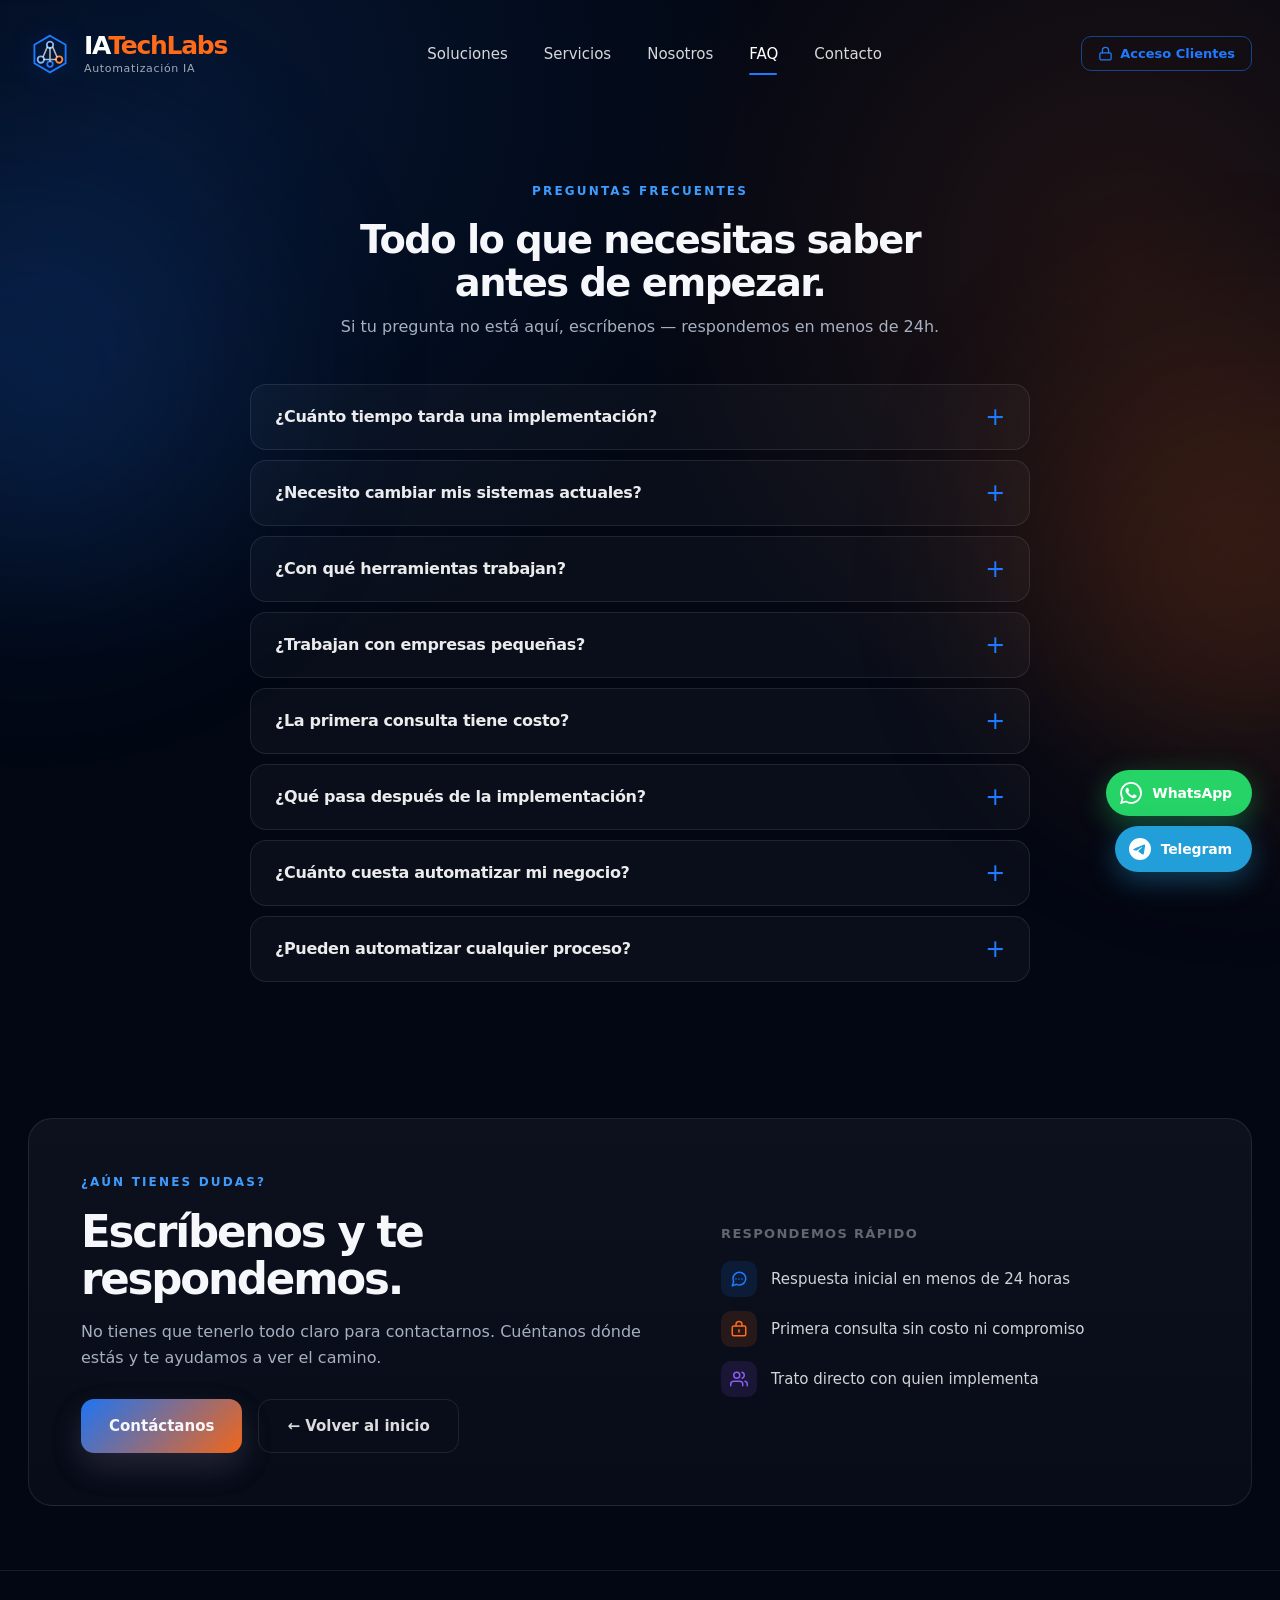
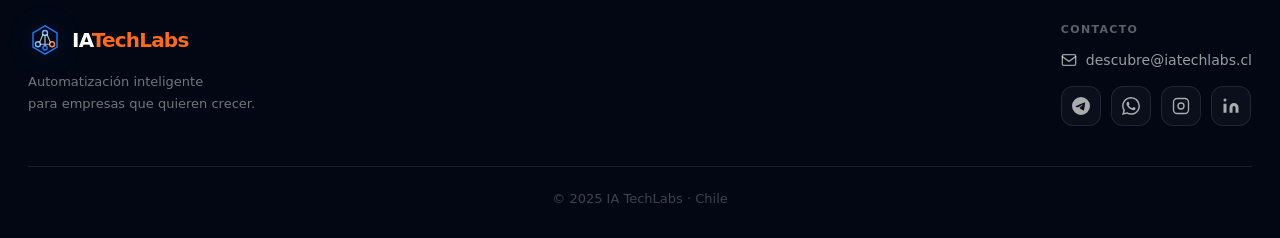
<file: faq.html>
<!DOCTYPE html>
<html lang="es">
<head>
  <meta charset="UTF-8" />
  <meta name="viewport" content="width=device-width, initial-scale=1.0" />
  <title>Preguntas Frecuentes | IA TechLabs</title>
  <meta name="description" content="Respuestas a las preguntas más comunes sobre automatización IA, tiempos de implementación, costos y herramientas. IA TechLabs — Chile." />
  <meta property="og:title"       content="FAQ | IA TechLabs" />
  <meta property="og:description" content="Todo lo que necesitas saber antes de automatizar tu empresa con IA." />
  <meta property="og:image"       content="https://iatechlabs.cl/assets/logo.png" />
  <meta property="og:url"         content="https://iatechlabs.cl/faq.html" />
  <meta property="og:type"        content="website" />
  <link rel="icon" href="assets/logo.png" />
  <link rel="stylesheet" href="styles.css" />
</head>
<body>

  <div class="page-glow page-glow-blue"></div>
  <div class="page-glow page-glow-orange"></div>

  <!-- HEADER -->
  <header class="site-header" id="siteHeader">
    <a class="brand-clean" href="index.html" aria-label="IA TechLabs">
      <svg class="brand-mark" viewBox="0 0 48 48" aria-hidden="true">
        <defs>
          <linearGradient id="brandGradient" x1="6" y1="8" x2="42" y2="40">
            <stop offset="0" stop-color="#1f7aff"/>
            <stop offset="1" stop-color="#ff6b18"/>
          </linearGradient>
        </defs>
        <path d="M24 4 41 14v20L24 44 7 34V14L24 4Z" fill="none" stroke="url(#brandGradient)" stroke-width="2"/>
        <circle cx="24" cy="14" r="3.5" fill="#020713" stroke="#7ab5ff" stroke-width="2"/>
        <circle cx="14" cy="30" r="3.5" fill="#020713" stroke="#7ab5ff" stroke-width="2"/>
        <circle cx="34" cy="30" r="3.5" fill="#020713" stroke="#ff8a3d" stroke-width="2"/>
        <circle cx="24" cy="35" r="3" fill="#020713" stroke="#1f7aff" stroke-width="2"/>
        <path d="M21 16.5 16.5 27M27 16.5 31.5 27M17.5 30h13M24 17v15" stroke="rgba(255,255,255,.7)" stroke-width="1.7" stroke-linecap="round"/>
      </svg>
      <span class="brand-text">
        <strong>IA<span>TechLabs</span></strong>
        <small>Automatización IA</small>
      </span>
    </a>

    <nav class="nav" aria-label="Navegación principal">
      <a href="index.html#soluciones">Soluciones</a>
      <a href="servicios.html">Servicios</a>
      <a href="index.html#nosotros">Nosotros</a>
      <a href="faq.html" class="active">FAQ</a>
      <a href="index.html#contacto">Contacto</a>
    </nav>

    <a class="client-access-btn" href="https://iatechlabs-app.pages.dev/login.html" target="_blank" rel="noopener">
      <svg viewBox="0 0 24 24" width="15" height="15" fill="none" stroke="currentColor" stroke-width="2" stroke-linecap="round" stroke-linejoin="round" aria-hidden="true"><rect x="3" y="11" width="18" height="11" rx="2"/><path d="M7 11V7a5 5 0 0 1 10 0v4"/></svg>
      Acceso Clientes
    </a>

    <button class="hamburger" id="hamburger" aria-label="Abrir menú" aria-expanded="false">
      <span></span><span></span><span></span>
    </button>
  </header>

  <div class="mobile-menu" id="mobileMenu" aria-hidden="true">
    <a href="index.html#soluciones" class="mobile-link">Soluciones</a>
    <a href="servicios.html"        class="mobile-link">Servicios</a>
    <a href="index.html#nosotros"   class="mobile-link">Nosotros</a>
    <a href="faq.html"              class="mobile-link">FAQ</a>
    <a href="index.html#contacto"   class="mobile-link mobile-cta">Contáctanos →</a>
  </div>

  <main>

    <section class="section reveal">
      <div class="section-heading">
        <p class="eyebrow">Preguntas frecuentes</p>
        <h2>Todo lo que necesitas saber<br>antes de empezar.</h2>
        <p class="section-sub">Si tu pregunta no está aquí, escríbenos — respondemos en menos de 24h.</p>
      </div>

      <div class="faq-list">

        <details class="faq-item">
          <summary>¿Cuánto tiempo tarda una implementación?</summary>
          <p>Depende de la complejidad. Un chatbot básico puede estar listo en 1–2 semanas. Una automatización de procesos completa suele tomar entre 2 y 6 semanas. Siempre te damos un plazo claro antes de comenzar, con hitos definidos.</p>
        </details>

        <details class="faq-item">
          <summary>¿Necesito cambiar mis sistemas actuales?</summary>
          <p>No. Trabajamos integrando las herramientas que ya usas — Google Workspace, CRMs, ERPs, bases de datos o plataformas propias. El objetivo es adaptarnos a tu entorno, no al revés. Si una herramienta no tiene integración directa, evaluamos alternativas.</p>
        </details>

        <details class="faq-item">
          <summary>¿Con qué herramientas trabajan?</summary>
          <p>Usamos n8n, Make (Integromat), OpenAI, Anthropic Claude, Telegram Bot API, WhatsApp Business API, Google Sheets, Notion, Airtable, Supabase y más. Elegimos la herramienta correcta según tu caso específico, priorizando soluciones estables y con buena relación costo-beneficio.</p>
        </details>

        <details class="faq-item">
          <summary>¿Trabajan con empresas pequeñas?</summary>
          <p>Sí. Trabajamos con PYMES, emprendedores y empresas en crecimiento. Las empresas pequeñas son las que más se benefician al automatizar — liberan tiempo operativo sin contratar más personal. No existe un tamaño mínimo de empresa.</p>
        </details>

        <details class="faq-item">
          <summary>¿La primera consulta tiene costo?</summary>
          <p>No. La primera reunión es sin costo ni compromiso. Analizamos tu caso, te contamos si podemos ayudarte y cómo, y tú decides si quieres avanzar. Nunca te presionamos a cerrar en esa primera reunión.</p>
        </details>

        <details class="faq-item">
          <summary>¿Qué pasa después de la implementación?</summary>
          <p>Hacemos seguimiento del funcionamiento durante las primeras semanas para asegurarnos de que todo opera correctamente. Si necesitas ajustes o mejoras, los evaluamos caso a caso. Puedes contar con nosotros para iterar y escalar la solución.</p>
        </details>

        <details class="faq-item">
          <summary>¿Cuánto cuesta automatizar mi negocio?</summary>
          <p>Cada proyecto es distinto, por lo que no tenemos precios fijos. El costo depende de la complejidad de la automatización, las integraciones necesarias y el tiempo de desarrollo. En la primera consulta te damos una estimación clara antes de comprometer cualquier inversión.</p>
        </details>

        <details class="faq-item">
          <summary>¿Pueden automatizar cualquier proceso?</summary>
          <p>La mayoría de procesos repetitivos, basados en reglas o que impliquen mover información entre sistemas son automatizables. Si hay decisiones complejas involucradas, podemos integrar IA para manejarlas. En la consulta inicial evaluamos la viabilidad de tu caso específico.</p>
        </details>

      </div>
    </section>

    <!-- CTA -->
    <section class="final-cta reveal" style="margin-bottom: 64px;">
      <div class="cta-left">
        <p class="eyebrow">¿Aún tienes dudas?</p>
        <h2>Escríbenos y te respondemos.</h2>
        <p class="cta-desc">No tienes que tenerlo todo claro para contactarnos. Cuéntanos dónde estás y te ayudamos a ver el camino.</p>
        <div style="margin-top: 28px; display: flex; gap: 16px; flex-wrap: wrap;">
          <a class="btn btn-primary" href="index.html#contacto">Contáctanos</a>
          <a class="btn btn-secondary" href="index.html">← Volver al inicio</a>
        </div>
      </div>
      <div class="cta-right">
        <p class="benefits-title">Respondemos rápido</p>
        <ul class="benefits">
          <li>
            <span class="benefit-icon-wrap blue">
              <svg viewBox="0 0 24 24"><path d="M21 11.5a8.5 8.5 0 0 1-8.5 8.5 8.4 8.4 0 0 1-3.8-.9L3 21l1.9-5.7A8.4 8.4 0 0 1 4 11.5a8.5 8.5 0 1 1 17 0Z"/><path d="M8 12h.01M12 12h.01M16 12h.01"/></svg>
            </span>
            <span>Respuesta inicial en menos de 24 horas</span>
          </li>
          <li>
            <span class="benefit-icon-wrap orange">
              <svg viewBox="0 0 24 24"><rect x="3" y="8" width="18" height="13" rx="2"/><path d="M8 8V6a4 4 0 0 1 8 0v2"/><path d="M12 13v3"/></svg>
            </span>
            <span>Primera consulta sin costo ni compromiso</span>
          </li>
          <li>
            <span class="benefit-icon-wrap violet">
              <svg viewBox="0 0 24 24"><path d="M17 21v-2a4 4 0 0 0-4-4H5a4 4 0 0 0-4 4v2"/><circle cx="9" cy="7" r="4"/><path d="M23 21v-2a4 4 0 0 0-3-3.87M16 3.13a4 4 0 0 1 0 7.75"/></svg>
            </span>
            <span>Trato directo con quien implementa</span>
          </li>
        </ul>
      </div>
    </section>

  </main>

  <!-- FOOTER -->
  <footer class="footer">
    <div class="footer-inner">
      <div class="footer-brand-col">
        <div class="footer-brand">
          <svg class="brand-mark" viewBox="0 0 48 48" aria-hidden="true">
            <defs>
              <linearGradient id="brandGradientFooter" x1="6" y1="8" x2="42" y2="40">
                <stop offset="0" stop-color="#1f7aff"/>
                <stop offset="1" stop-color="#ff6b18"/>
              </linearGradient>
            </defs>
            <path d="M24 4 41 14v20L24 44 7 34V14L24 4Z" fill="none" stroke="url(#brandGradientFooter)" stroke-width="2"/>
            <circle cx="24" cy="14" r="3.5" fill="#020713" stroke="#7ab5ff" stroke-width="2"/>
            <circle cx="14" cy="30" r="3.5" fill="#020713" stroke="#7ab5ff" stroke-width="2"/>
            <circle cx="34" cy="30" r="3.5" fill="#020713" stroke="#ff8a3d" stroke-width="2"/>
            <circle cx="24" cy="35" r="3" fill="#020713" stroke="#1f7aff" stroke-width="2"/>
            <path d="M21 16.5 16.5 27M27 16.5 31.5 27M17.5 30h13M24 17v15" stroke="rgba(255,255,255,.7)" stroke-width="1.7" stroke-linecap="round"/>
          </svg>
          <strong>IA<span>TechLabs</span></strong>
        </div>
        <p class="footer-tagline">Automatización inteligente<br>para empresas que quieren crecer.</p>
      </div>
      <div class="footer-contact-col">
        <p class="footer-col-title">Contacto</p>
        <a href="mailto:descubre@iatechlabs.cl" class="footer-email">
          <svg viewBox="0 0 24 24" aria-hidden="true"><rect x="2" y="4" width="20" height="16" rx="2"/><path d="m2 7 10 7 10-7"/></svg>
          descubre@iatechlabs.cl
        </a>
        <div class="footer-social-row">
          <a href="https://t.me/+56940021282" class="social-btn" target="_blank" rel="noopener" aria-label="Telegram">
            <svg viewBox="0 0 24 24" fill="currentColor" width="18" height="18" aria-hidden="true"><path d="M11.944 0A12 12 0 0 0 0 12a12 12 0 0 0 12 12 12 12 0 0 0 12-12A12 12 0 0 0 12 0a12 12 0 0 0-.056 0zm4.962 7.224c.1-.002.321.023.465.14a.506.506 0 0 1 .171.325c.016.093.036.306.02.472-.18 1.898-.962 6.502-1.36 8.627-.168.9-.499 1.201-.82 1.23-.696.065-1.225-.46-1.9-.902-1.056-.693-1.653-1.124-2.678-1.8-1.185-.78-.417-1.21.258-1.91.177-.184 3.247-2.977 3.307-3.23.007-.032.014-.15-.056-.212s-.174-.041-.249-.024c-.106.024-1.793 1.14-5.061 3.345-.48.33-.913.49-1.302.48-.428-.008-1.252-.241-1.865-.44-.752-.245-1.349-.374-1.297-.789.027-.216.325-.437.893-.663 3.498-1.524 5.83-2.529 6.998-3.014 3.332-1.386 4.025-1.627 4.476-1.635z"/></svg>
          </a>
          <a href="https://wa.me/56940021282" class="social-btn" target="_blank" rel="noopener" aria-label="WhatsApp">
            <svg viewBox="0 0 24 24" fill="currentColor" width="18" height="18" aria-hidden="true"><path d="M17.472 14.382c-.297-.149-1.758-.867-2.03-.967-.273-.099-.471-.148-.67.15-.197.297-.767.966-.94 1.164-.173.199-.347.223-.644.075-.297-.15-1.255-.463-2.39-1.475-.883-.788-1.48-1.761-1.653-2.059-.173-.297-.018-.458.13-.606.134-.133.298-.347.446-.52.149-.174.198-.298.298-.497.099-.198.05-.371-.025-.52-.075-.149-.669-1.612-.916-2.207-.242-.579-.487-.5-.669-.51-.173-.008-.371-.01-.57-.01-.198 0-.52.074-.792.372-.272.297-1.04 1.016-1.04 2.479 0 1.462 1.065 2.875 1.213 3.074.149.198 2.096 3.2 5.077 4.487.709.306 1.262.489 1.694.625.712.227 1.36.195 1.871.118.571-.085 1.758-.719 2.006-1.413.248-.694.248-1.289.173-1.413-.074-.124-.272-.198-.57-.347m-5.421 7.403h-.004a9.87 9.87 0 0 1-5.031-1.378l-.361-.214-3.741.982.998-3.648-.235-.374a9.86 9.86 0 0 1-1.51-5.26c.001-5.45 4.436-9.884 9.888-9.884 2.64 0 5.122 1.03 6.988 2.898a9.825 9.825 0 0 1 2.893 6.994c-.003 5.45-4.437 9.884-9.885 9.884m8.413-18.297A11.815 11.815 0 0 0 12.05 0C5.495 0 .16 5.335.157 11.892c0 2.096.547 4.142 1.588 5.945L.057 24l6.305-1.654a11.882 11.882 0 0 0 5.683 1.448h.005c6.554 0 11.89-5.335 11.893-11.893a11.821 11.821 0 0 0-3.48-8.413Z"/></svg>
          </a>
          <a href="https://instagram.com/iatechlabs" class="social-btn" target="_blank" rel="noopener" aria-label="Instagram">
            <svg viewBox="0 0 24 24" fill="none" stroke="currentColor" stroke-width="1.8" stroke-linecap="round" stroke-linejoin="round" width="18" height="18" aria-hidden="true"><rect x="2" y="2" width="20" height="20" rx="5"/><circle cx="12" cy="12" r="4"/><circle cx="17.5" cy="6.5" r=".5" fill="currentColor" stroke="none"/></svg>
          </a>
          <a href="https://linkedin.com/company/iatechlabs" class="social-btn" target="_blank" rel="noopener" aria-label="LinkedIn">
            <svg viewBox="0 0 24 24" fill="currentColor" width="18" height="18" aria-hidden="true"><path d="M16 8a6 6 0 0 1 6 6v7h-4v-7a2 2 0 0 0-2-2 2 2 0 0 0-2 2v7h-4v-7a6 6 0 0 1 6-6z"/><rect x="2" y="9" width="4" height="12"/><circle cx="4" cy="4" r="2"/></svg>
          </a>
        </div>
      </div>
    </div>
    <div class="footer-bottom">
      <p>© 2025 IA TechLabs · Chile</p>
    </div>
  </footer>

  <div class="float-contact">
    <a class="float-btn float-whatsapp" href="https://wa.me/56940021282" target="_blank" rel="noopener noreferrer" aria-label="Contactar por WhatsApp">
      <svg viewBox="0 0 24 24" fill="currentColor" width="22" height="22" aria-hidden="true"><path d="M17.472 14.382c-.297-.149-1.758-.867-2.03-.967-.273-.099-.471-.148-.67.15-.197.297-.767.966-.94 1.164-.173.199-.347.223-.644.075-.297-.15-1.255-.463-2.39-1.475-.883-.788-1.48-1.761-1.653-2.059-.173-.297-.018-.458.13-.606.134-.133.298-.347.446-.52.149-.174.198-.298.298-.497.099-.198.05-.371-.025-.52-.075-.149-.669-1.612-.916-2.207-.242-.579-.487-.5-.669-.51-.173-.008-.371-.01-.57-.01-.198 0-.52.074-.792.372-.272.297-1.04 1.016-1.04 2.479 0 1.462 1.065 2.875 1.213 3.074.149.198 2.096 3.2 5.077 4.487.709.306 1.262.489 1.694.625.712.227 1.36.195 1.871.118.571-.085 1.758-.719 2.006-1.413.248-.694.248-1.289.173-1.413-.074-.124-.272-.198-.57-.347m-5.421 7.403h-.004a9.87 9.87 0 0 1-5.031-1.378l-.361-.214-3.741.982.998-3.648-.235-.374a9.86 9.86 0 0 1-1.51-5.26c.001-5.45 4.436-9.884 9.888-9.884 2.64 0 5.122 1.03 6.988 2.898a9.825 9.825 0 0 1 2.893 6.994c-.003 5.45-4.437 9.884-9.885 9.884m8.413-18.297A11.815 11.815 0 0 0 12.05 0C5.495 0 .16 5.335.157 11.892c0 2.096.547 4.142 1.588 5.945L.057 24l6.305-1.654a11.882 11.882 0 0 0 5.683 1.448h.005c6.554 0 11.89-5.335 11.893-11.893a11.821 11.821 0 0 0-3.48-8.413Z"/></svg>
      <span>WhatsApp</span>
    </a>
    <a class="float-btn float-telegram" href="https://t.me/+56940021282" target="_blank" rel="noopener noreferrer" aria-label="Contactar por Telegram">
      <svg viewBox="0 0 24 24" fill="currentColor" width="22" height="22" aria-hidden="true"><path d="M11.944 0A12 12 0 0 0 0 12a12 12 0 0 0 12 12 12 12 0 0 0 12-12A12 12 0 0 0 12 0a12 12 0 0 0-.056 0zm4.962 7.224c.1-.002.321.023.465.14a.506.506 0 0 1 .171.325c.016.093.036.306.02.472-.18 1.898-.962 6.502-1.36 8.627-.168.9-.499 1.201-.82 1.23-.696.065-1.225-.46-1.9-.902-1.056-.693-1.653-1.124-2.678-1.8-1.185-.78-.417-1.21.258-1.91.177-.184 3.247-2.977 3.307-3.23.007-.032.014-.15-.056-.212s-.174-.041-.249-.024c-.106.024-1.793 1.14-5.061 3.345-.48.33-.913.49-1.302.48-.428-.008-1.252-.241-1.865-.44-.752-.245-1.349-.374-1.297-.789.027-.216.325-.437.893-.663 3.498-1.524 5.83-2.529 6.998-3.014 3.332-1.386 4.025-1.627 4.476-1.635z"/></svg>
      <span>Telegram</span>
    </a>
  </div>

  <script src="script.js"></script>
</body>
</html>
</file>
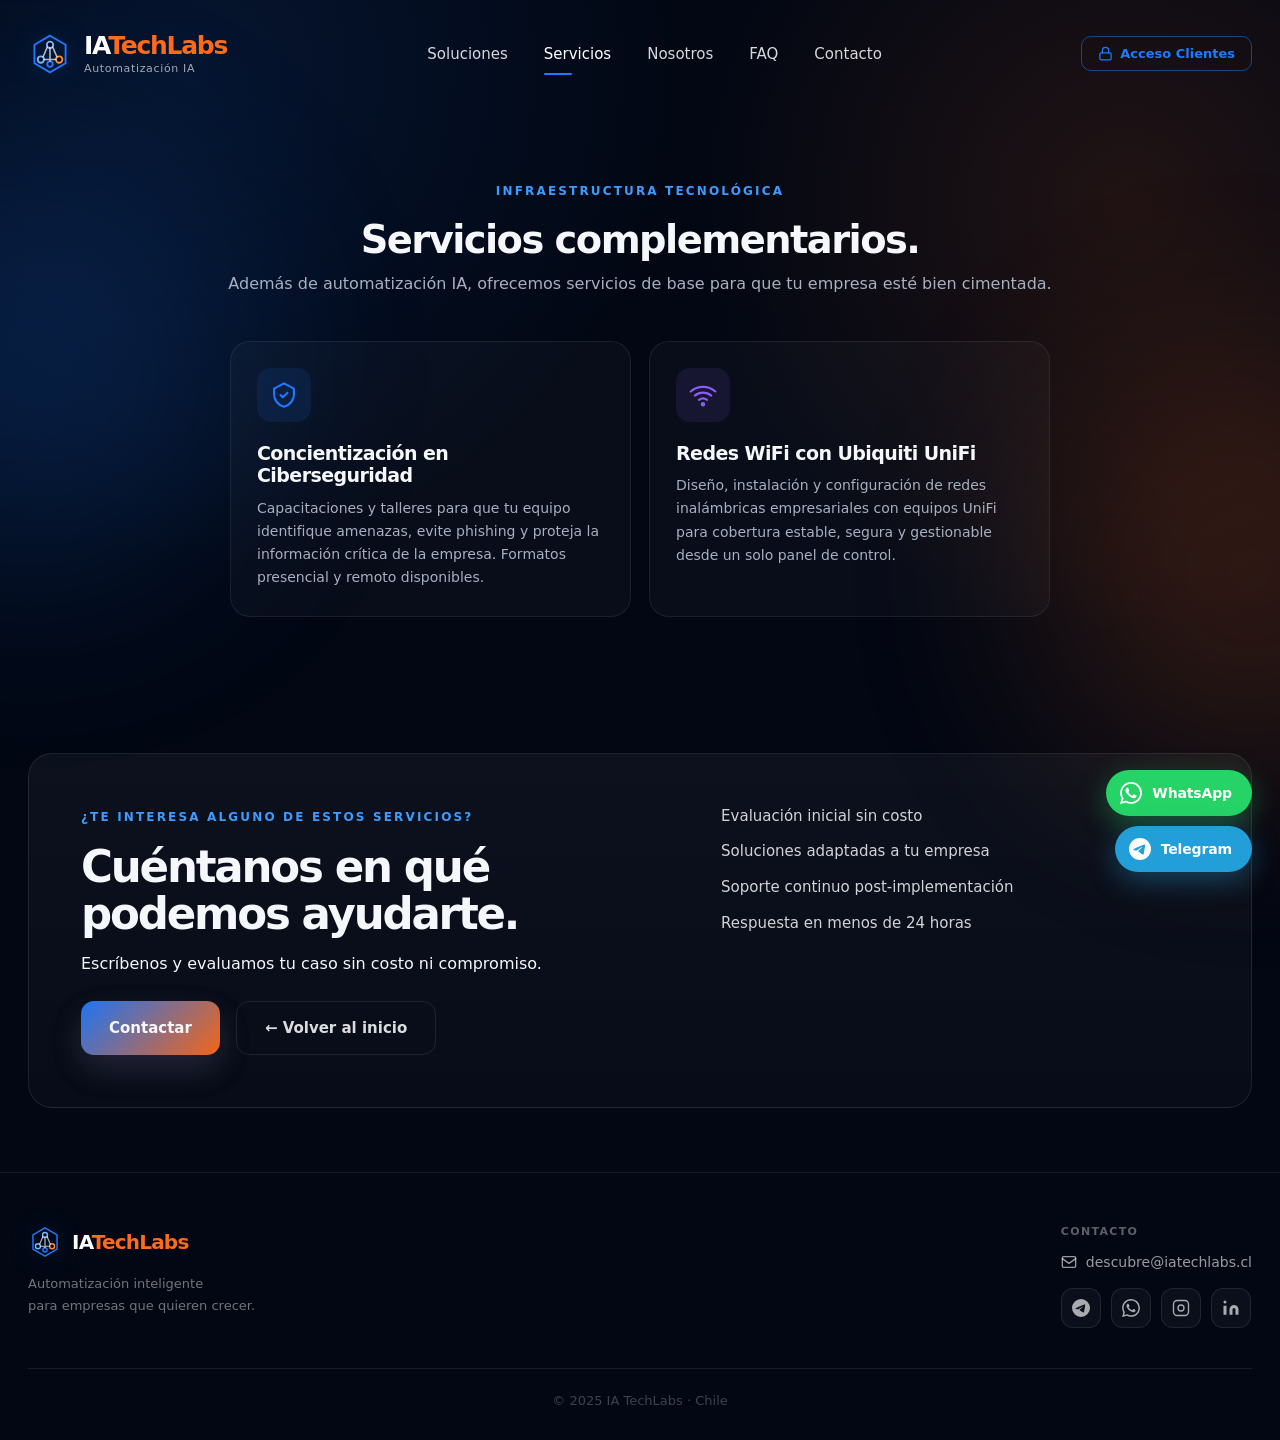
<file: servicios.html>
<!DOCTYPE html>
<html lang="es">
<head>
  <meta charset="UTF-8" />
  <meta name="viewport" content="width=device-width, initial-scale=1.0" />
  <title>Servicios de Infraestructura | IA TechLabs</title>
  <meta name="description" content="Ciberseguridad y redes WiFi Ubiquiti UniFi para empresas. IA TechLabs complementa sus automatizaciones con servicios de infraestructura tecnológica." />
  <meta property="og:title"       content="Servicios de Infraestructura | IA TechLabs" />
  <meta property="og:description" content="Concientización en ciberseguridad y redes WiFi Ubiquiti UniFi para empresas chilenas." />
  <meta property="og:image"       content="https://iatechlabs.cl/assets/logo.png" />
  <meta property="og:url"         content="https://iatechlabs.cl/servicios.html" />
  <meta property="og:type"        content="website" />
  <link rel="icon" href="assets/logo.png" />
  <link rel="stylesheet" href="styles.css" />
</head>
<body>

  <div class="page-glow page-glow-blue"></div>
  <div class="page-glow page-glow-orange"></div>

  <header class="site-header" id="siteHeader">
    <a class="brand-clean" href="index.html" aria-label="IA TechLabs">
      <svg class="brand-mark" viewBox="0 0 48 48" aria-hidden="true">
        <defs>
          <linearGradient id="brandGradient" x1="6" y1="8" x2="42" y2="40">
            <stop offset="0" stop-color="#1f7aff"/>
            <stop offset="1" stop-color="#ff6b18"/>
          </linearGradient>
        </defs>
        <path d="M24 4 41 14v20L24 44 7 34V14L24 4Z" fill="none" stroke="url(#brandGradient)" stroke-width="2"/>
        <circle cx="24" cy="14" r="3.5" fill="#020713" stroke="#7ab5ff" stroke-width="2"/>
        <circle cx="14" cy="30" r="3.5" fill="#020713" stroke="#7ab5ff" stroke-width="2"/>
        <circle cx="34" cy="30" r="3.5" fill="#020713" stroke="#ff8a3d" stroke-width="2"/>
        <circle cx="24" cy="35" r="3" fill="#020713" stroke="#1f7aff" stroke-width="2"/>
        <path d="M21 16.5 16.5 27M27 16.5 31.5 27M17.5 30h13M24 17v15" stroke="rgba(255,255,255,.7)" stroke-width="1.7" stroke-linecap="round"/>
      </svg>
      <span class="brand-text">
        <strong>IA<span>TechLabs</span></strong>
        <small>Automatización IA</small>
      </span>
    </a>

    <nav class="nav" aria-label="Navegación principal">
      <a href="index.html#soluciones">Soluciones</a>
      <a href="servicios.html" class="active">Servicios</a>
      <a href="index.html#nosotros">Nosotros</a>
      <a href="faq.html">FAQ</a>
      <a href="index.html#contacto">Contacto</a>
    </nav>

    <a class="client-access-btn" href="https://iatechlabs-app.pages.dev/login.html" target="_blank" rel="noopener">
      <svg viewBox="0 0 24 24" width="15" height="15" fill="none" stroke="currentColor" stroke-width="2" stroke-linecap="round" stroke-linejoin="round" aria-hidden="true"><rect x="3" y="11" width="18" height="11" rx="2"/><path d="M7 11V7a5 5 0 0 1 10 0v4"/></svg>
      Acceso Clientes
    </a>

    <button class="hamburger" id="hamburger" aria-label="Abrir menú" aria-expanded="false">
      <span></span>
      <span></span>
      <span></span>
    </button>
  </header>

  <div class="mobile-menu" id="mobileMenu" aria-hidden="true">
    <a href="index.html#soluciones" class="mobile-link">Soluciones</a>
    <a href="servicios.html"        class="mobile-link">Servicios</a>
    <a href="index.html#nosotros"   class="mobile-link">Nosotros</a>
    <a href="faq.html"              class="mobile-link">FAQ</a>
    <a href="index.html#contacto"   class="mobile-link mobile-cta">Contáctanos →</a>
  </div>

  <main>

    <section class="section reveal">
      <div class="section-heading">
        <p class="eyebrow">Infraestructura tecnológica</p>
        <h2>Servicios complementarios.</h2>
        <p class="section-sub">Además de automatización IA, ofrecemos servicios de base para que tu empresa esté bien cimentada.</p>
      </div>

      <div class="secondary-services" style="grid-template-columns: repeat(2,1fr); max-width: 820px; margin: 0 auto;">

        <article class="service-card-sm">
          <div class="icon blue">
            <svg viewBox="0 0 24 24"><path d="M12 2 3.5 6.5v5c0 4.9 3.6 9.5 8.5 10.5 4.9-1 8.5-5.6 8.5-10.5v-5L12 2Z"/><path d="m9 12 2 2 4-4"/></svg>
          </div>
          <h3>Concientización en Ciberseguridad</h3>
          <p>Capacitaciones y talleres para que tu equipo identifique amenazas, evite phishing y proteja la información crítica de la empresa. Formatos presencial y remoto disponibles.</p>
        </article>

        <article class="service-card-sm">
          <div class="icon violet">
            <svg viewBox="0 0 24 24"><path d="M1.42 9a16 16 0 0 1 21.16 0"/><path d="M5 12.55a11 11 0 0 1 14.08 0"/><path d="M8.53 16.11a6 6 0 0 1 6.95 0"/><circle cx="12" cy="20" r="1"/></svg>
          </div>
          <h3>Redes WiFi con Ubiquiti UniFi</h3>
          <p>Diseño, instalación y configuración de redes inalámbricas empresariales con equipos UniFi para cobertura estable, segura y gestionable desde un solo panel de control.</p>
        </article>

      </div>
    </section>

    <section class="final-cta reveal" style="margin-bottom: 64px;">
      <div>
        <p class="eyebrow">¿Te interesa alguno de estos servicios?</p>
        <h2>Cuéntanos en qué podemos ayudarte.</h2>
        <p>Escríbenos y evaluamos tu caso sin costo ni compromiso.</p>
        <div style="margin-top: 28px; display: flex; gap: 16px; flex-wrap: wrap;">
          <a class="btn btn-primary" href="index.html#contacto">Contactar</a>
          <a class="btn btn-secondary" href="index.html">← Volver al inicio</a>
        </div>
      </div>
      <ul class="benefits">
        <li>Evaluación inicial sin costo</li>
        <li>Soluciones adaptadas a tu empresa</li>
        <li>Soporte continuo post-implementación</li>
        <li>Respuesta en menos de 24 horas</li>
      </ul>
    </section>

  </main>

  <footer class="footer">
    <div class="footer-inner">
      <div class="footer-brand-col">
        <div class="footer-brand">
          <svg class="brand-mark" viewBox="0 0 48 48" aria-hidden="true">
            <defs>
              <linearGradient id="brandGradientFooter" x1="6" y1="8" x2="42" y2="40">
                <stop offset="0" stop-color="#1f7aff"/>
                <stop offset="1" stop-color="#ff6b18"/>
              </linearGradient>
            </defs>
            <path d="M24 4 41 14v20L24 44 7 34V14L24 4Z" fill="none" stroke="url(#brandGradientFooter)" stroke-width="2"/>
            <circle cx="24" cy="14" r="3.5" fill="#020713" stroke="#7ab5ff" stroke-width="2"/>
            <circle cx="14" cy="30" r="3.5" fill="#020713" stroke="#7ab5ff" stroke-width="2"/>
            <circle cx="34" cy="30" r="3.5" fill="#020713" stroke="#ff8a3d" stroke-width="2"/>
            <circle cx="24" cy="35" r="3" fill="#020713" stroke="#1f7aff" stroke-width="2"/>
            <path d="M21 16.5 16.5 27M27 16.5 31.5 27M17.5 30h13M24 17v15" stroke="rgba(255,255,255,.7)" stroke-width="1.7" stroke-linecap="round"/>
          </svg>
          <strong>IA<span>TechLabs</span></strong>
        </div>
        <p class="footer-tagline">Automatización inteligente<br>para empresas que quieren crecer.</p>
      </div>
      <div class="footer-contact-col">
        <p class="footer-col-title">Contacto</p>
        <a href="mailto:descubre@iatechlabs.cl" class="footer-email">
          <svg viewBox="0 0 24 24" aria-hidden="true"><rect x="2" y="4" width="20" height="16" rx="2"/><path d="m2 7 10 7 10-7"/></svg>
          descubre@iatechlabs.cl
        </a>
        <div class="footer-social-row">
          <a href="https://t.me/+56940021282" class="social-btn" target="_blank" rel="noopener" aria-label="Telegram">
            <svg viewBox="0 0 24 24" fill="currentColor" width="18" height="18" aria-hidden="true"><path d="M11.944 0A12 12 0 0 0 0 12a12 12 0 0 0 12 12 12 12 0 0 0 12-12A12 12 0 0 0 12 0a12 12 0 0 0-.056 0zm4.962 7.224c.1-.002.321.023.465.14a.506.506 0 0 1 .171.325c.016.093.036.306.02.472-.18 1.898-.962 6.502-1.36 8.627-.168.9-.499 1.201-.82 1.23-.696.065-1.225-.46-1.9-.902-1.056-.693-1.653-1.124-2.678-1.8-1.185-.78-.417-1.21.258-1.91.177-.184 3.247-2.977 3.307-3.23.007-.032.014-.15-.056-.212s-.174-.041-.249-.024c-.106.024-1.793 1.14-5.061 3.345-.48.33-.913.49-1.302.48-.428-.008-1.252-.241-1.865-.44-.752-.245-1.349-.374-1.297-.789.027-.216.325-.437.893-.663 3.498-1.524 5.83-2.529 6.998-3.014 3.332-1.386 4.025-1.627 4.476-1.635z"/></svg>
          </a>
          <a href="https://wa.me/56940021282" class="social-btn" target="_blank" rel="noopener" aria-label="WhatsApp">
            <svg viewBox="0 0 24 24" fill="currentColor" width="18" height="18" aria-hidden="true"><path d="M17.472 14.382c-.297-.149-1.758-.867-2.03-.967-.273-.099-.471-.148-.67.15-.197.297-.767.966-.94 1.164-.173.199-.347.223-.644.075-.297-.15-1.255-.463-2.39-1.475-.883-.788-1.48-1.761-1.653-2.059-.173-.297-.018-.458.13-.606.134-.133.298-.347.446-.52.149-.174.198-.298.298-.497.099-.198.05-.371-.025-.52-.075-.149-.669-1.612-.916-2.207-.242-.579-.487-.5-.669-.51-.173-.008-.371-.01-.57-.01-.198 0-.52.074-.792.372-.272.297-1.04 1.016-1.04 2.479 0 1.462 1.065 2.875 1.213 3.074.149.198 2.096 3.2 5.077 4.487.709.306 1.262.489 1.694.625.712.227 1.36.195 1.871.118.571-.085 1.758-.719 2.006-1.413.248-.694.248-1.289.173-1.413-.074-.124-.272-.198-.57-.347m-5.421 7.403h-.004a9.87 9.87 0 0 1-5.031-1.378l-.361-.214-3.741.982.998-3.648-.235-.374a9.86 9.86 0 0 1-1.51-5.26c.001-5.45 4.436-9.884 9.888-9.884 2.64 0 5.122 1.03 6.988 2.898a9.825 9.825 0 0 1 2.893 6.994c-.003 5.45-4.437 9.884-9.885 9.884m8.413-18.297A11.815 11.815 0 0 0 12.05 0C5.495 0 .16 5.335.157 11.892c0 2.096.547 4.142 1.588 5.945L.057 24l6.305-1.654a11.882 11.882 0 0 0 5.683 1.448h.005c6.554 0 11.89-5.335 11.893-11.893a11.821 11.821 0 0 0-3.48-8.413Z"/></svg>
          </a>
          <a href="https://instagram.com/iatechlabs" class="social-btn" target="_blank" rel="noopener" aria-label="Instagram">
            <svg viewBox="0 0 24 24" fill="none" stroke="currentColor" stroke-width="1.8" stroke-linecap="round" stroke-linejoin="round" width="18" height="18" aria-hidden="true"><rect x="2" y="2" width="20" height="20" rx="5"/><circle cx="12" cy="12" r="4"/><circle cx="17.5" cy="6.5" r=".5" fill="currentColor" stroke="none"/></svg>
          </a>
          <a href="https://linkedin.com/company/iatechlabs" class="social-btn" target="_blank" rel="noopener" aria-label="LinkedIn">
            <svg viewBox="0 0 24 24" fill="currentColor" width="18" height="18" aria-hidden="true"><path d="M16 8a6 6 0 0 1 6 6v7h-4v-7a2 2 0 0 0-2-2 2 2 0 0 0-2 2v7h-4v-7a6 6 0 0 1 6-6z"/><rect x="2" y="9" width="4" height="12"/><circle cx="4" cy="4" r="2"/></svg>
          </a>
        </div>
      </div>
    </div>
    <div class="footer-bottom">
      <p>© 2025 IA TechLabs · Chile</p>
    </div>
  </footer>

  <div class="float-contact">
    <a class="float-btn float-whatsapp" href="https://wa.me/56940021282" target="_blank" rel="noopener noreferrer" aria-label="Contactar por WhatsApp">
      <svg viewBox="0 0 24 24" fill="currentColor" width="22" height="22" aria-hidden="true"><path d="M17.472 14.382c-.297-.149-1.758-.867-2.03-.967-.273-.099-.471-.148-.67.15-.197.297-.767.966-.94 1.164-.173.199-.347.223-.644.075-.297-.15-1.255-.463-2.39-1.475-.883-.788-1.48-1.761-1.653-2.059-.173-.297-.018-.458.13-.606.134-.133.298-.347.446-.52.149-.174.198-.298.298-.497.099-.198.05-.371-.025-.52-.075-.149-.669-1.612-.916-2.207-.242-.579-.487-.5-.669-.51-.173-.008-.371-.01-.57-.01-.198 0-.52.074-.792.372-.272.297-1.04 1.016-1.04 2.479 0 1.462 1.065 2.875 1.213 3.074.149.198 2.096 3.2 5.077 4.487.709.306 1.262.489 1.694.625.712.227 1.36.195 1.871.118.571-.085 1.758-.719 2.006-1.413.248-.694.248-1.289.173-1.413-.074-.124-.272-.198-.57-.347m-5.421 7.403h-.004a9.87 9.87 0 0 1-5.031-1.378l-.361-.214-3.741.982.998-3.648-.235-.374a9.86 9.86 0 0 1-1.51-5.26c.001-5.45 4.436-9.884 9.888-9.884 2.64 0 5.122 1.03 6.988 2.898a9.825 9.825 0 0 1 2.893 6.994c-.003 5.45-4.437 9.884-9.885 9.884m8.413-18.297A11.815 11.815 0 0 0 12.05 0C5.495 0 .16 5.335.157 11.892c0 2.096.547 4.142 1.588 5.945L.057 24l6.305-1.654a11.882 11.882 0 0 0 5.683 1.448h.005c6.554 0 11.89-5.335 11.893-11.893a11.821 11.821 0 0 0-3.48-8.413Z"/></svg>
      <span>WhatsApp</span>
    </a>
    <a class="float-btn float-telegram" href="https://t.me/+56940021282" target="_blank" rel="noopener noreferrer" aria-label="Contactar por Telegram">
      <svg viewBox="0 0 24 24" fill="currentColor" width="22" height="22" aria-hidden="true"><path d="M11.944 0A12 12 0 0 0 0 12a12 12 0 0 0 12 12 12 12 0 0 0 12-12A12 12 0 0 0 12 0a12 12 0 0 0-.056 0zm4.962 7.224c.1-.002.321.023.465.14a.506.506 0 0 1 .171.325c.016.093.036.306.02.472-.18 1.898-.962 6.502-1.36 8.627-.168.9-.499 1.201-.82 1.23-.696.065-1.225-.46-1.9-.902-1.056-.693-1.653-1.124-2.678-1.8-1.185-.78-.417-1.21.258-1.91.177-.184 3.247-2.977 3.307-3.23.007-.032.014-.15-.056-.212s-.174-.041-.249-.024c-.106.024-1.793 1.14-5.061 3.345-.48.33-.913.49-1.302.48-.428-.008-1.252-.241-1.865-.44-.752-.245-1.349-.374-1.297-.789.027-.216.325-.437.893-.663 3.498-1.524 5.83-2.529 6.998-3.014 3.332-1.386 4.025-1.627 4.476-1.635z"/></svg>
      <span>Telegram</span>
    </a>
  </div>

  <script src="script.js"></script>
</body>
</html>
</file>
<file: styles.css>
/* ============================================================
   IA TechLabs — styles.css  v7
============================================================ */

/* ---- 1. Variables ---------------------------------------- */
:root {
  --bg: #020713;
  --text: #f5f7fb;
  --muted: #a7b0c0;
  --line: rgba(255, 255, 255, 0.09);
  --blue: #1f7aff;
  --orange: #ff6b18;
  --violet: #8b5cf6;
  --card-bg: linear-gradient(180deg, rgba(255,255,255,0.045), rgba(255,255,255,0.025));
  --card-hover: rgba(255, 255, 255, 0.065);
  --radius: 24px;
}

/* ---- 2. Reset -------------------------------------------- */
*, *::before, *::after { box-sizing: border-box; }
html {
  scroll-behavior: smooth;
  max-width: 100%;
  overflow-x: hidden;
}
body {
  margin: 0;
  font-family: Inter, ui-sans-serif, system-ui, -apple-system,
    BlinkMacSystemFont, "Segoe UI", sans-serif;
  background:
    radial-gradient(circle at 15% 5%, rgba(31, 122, 255, 0.12), transparent 28%),
    radial-gradient(circle at 88% 14%, rgba(255, 107, 24, 0.12), transparent 26%),
    var(--bg);
  color: var(--text);
  overflow-x: hidden;
}
a { color: inherit; text-decoration: none; }
h1, h2, h3, p { margin-top: 0; }

/* ---- 3. Background glows --------------------------------- */
.page-glow {
  position: fixed;
  width: 420px;
  height: 420px;
  border-radius: 999px;
  filter: blur(110px);
  opacity: 0.18;
  pointer-events: none;
  z-index: -1;
}
.page-glow-blue  { left: -180px; top: 160px;  background: var(--blue); }
.page-glow-orange { right: -180px; top: 360px; background: var(--orange); }

/* ---- 4. Layout container --------------------------------- */
.site-header,
.section,
.final-cta {
  width: min(1280px, calc(100% - 56px));
  margin-left: auto;
  margin-right: auto;
}

/* ---- 5. Header — sticky ---------------------------------- */
.site-header {
  position: sticky;
  top: 0;
  z-index: 200;
  height: 108px;
  display: flex;
  align-items: center;
  justify-content: space-between;
  gap: 20px;
  transition: background 300ms ease, border-bottom-color 300ms ease, backdrop-filter 300ms ease;
  border-bottom: 1px solid transparent;
}
.site-header.scrolled {
  background: rgba(2, 7, 19, 0.86);
  backdrop-filter: blur(20px);
  -webkit-backdrop-filter: blur(20px);
  border-bottom-color: rgba(255, 255, 255, 0.07);
}

/* ---- 6. Brand -------------------------------------------- */
.brand-clean {
  display: inline-flex;
  align-items: center;
  gap: 12px;
  min-width: 200px;
  flex-shrink: 0;
}
.brand-mark {
  width: 44px;
  height: 44px;
  flex: 0 0 auto;
  filter: drop-shadow(0 0 14px rgba(31, 122, 255, 0.22));
}
.brand-text { display: grid; line-height: 1; }
.brand-text strong {
  font-size: 25px;
  letter-spacing: -0.05em;
  color: #fff;
}
.brand-text strong span,
.footer-brand span { color: var(--orange); }
.brand-text small {
  margin-top: 5px;
  font-size: 11px;
  color: rgba(255,255,255,.64);
  letter-spacing: .06em;
}

/* ---- 7. Desktop nav -------------------------------------- */
.nav {
  display: flex;
  align-items: center;
  gap: 36px;
  color: rgba(255, 255, 255, 0.84);
  font-size: 15px;
}
.nav a { position: relative; transition: color 240ms ease; }
.nav a:hover { color: white; }
.nav a.active { color: white; }
.nav a.active::after {
  content: "";
  position: absolute;
  left: 0;
  bottom: -12px;
  width: 28px;
  height: 2px;
  background: var(--blue);
  border-radius: 99px;
}

/* ---- 8. Header CTA --------------------------------------- */
.header-cta {
  flex-shrink: 0;
  border: 1px solid rgba(255, 107, 24, 0.85);
  border-radius: 12px;
  padding: 13px 22px;
  font-size: 15px;
  transition: 240ms ease;
  box-shadow: 0 0 24px rgba(255, 107, 24, 0.12);
  white-space: nowrap;
}
.header-cta:hover {
  background: rgba(255, 107, 24, 0.08);
  transform: translateY(-1px);
}

/* ---- 8b. Acceso Clientes button ------------------------- */
.client-access-btn {
  display: inline-flex;
  align-items: center;
  gap: 7px;
  flex-shrink: 0;
  border: 1px solid rgba(31,122,255,.5);
  border-radius: 10px;
  padding: 9px 16px;
  font-size: 13px;
  font-weight: 600;
  color: var(--blue);
  transition: background 200ms ease, border-color 200ms ease, transform 200ms ease;
  white-space: nowrap;
}
.client-access-btn:hover {
  background: rgba(31,122,255,.08);
  border-color: var(--blue);
  transform: translateY(-1px);
}
@media (max-width: 980px) { .client-access-btn { display: none; } }

/* ---- 9. Hamburger button --------------------------------- */
.hamburger {
  display: none;
  flex-direction: column;
  gap: 5px;
  background: none;
  border: none;
  cursor: pointer;
  padding: 8px;
  z-index: 1001;
  flex-shrink: 0;
}
.hamburger span {
  display: block;
  width: 24px;
  height: 2px;
  background: rgba(255,255,255,.85);
  border-radius: 2px;
  transition: transform 300ms ease, opacity 300ms ease;
}
.hamburger.open span:nth-child(1) { transform: translateY(7px) rotate(45deg); }
.hamburger.open span:nth-child(2) { opacity: 0; transform: scaleX(0); }
.hamburger.open span:nth-child(3) { transform: translateY(-7px) rotate(-45deg); }

/* ---- 10. Mobile menu ------------------------------------- */
.mobile-menu {
  display: none;
  position: fixed;
  inset: 0;
  background: rgba(2, 7, 19, 0.97);
  backdrop-filter: blur(18px);
  -webkit-backdrop-filter: blur(18px);
  z-index: 1000;
  flex-direction: column;
  align-items: center;
  justify-content: center;
  gap: 32px;
}
.mobile-menu.open { display: flex; }
.mobile-menu a {
  font-size: 28px;
  font-weight: 700;
  letter-spacing: -0.04em;
  color: rgba(255,255,255,.82);
  transition: color 200ms ease;
}
.mobile-menu a:hover { color: #fff; }
.mobile-cta {
  margin-top: 8px;
  border: 1px solid rgba(255,107,24,.85);
  border-radius: 14px;
  padding: 16px 40px;
  font-size: 20px !important;
  color: #fff !important;
  transition: background 200ms ease, transform 200ms ease !important;
}
.mobile-cta:hover {
  background: rgba(255,107,24,.1);
  transform: translateY(-1px);
}

/* ---- 11. Section base ------------------------------------ */
.section { padding: 72px 0; }

/* ---- 12. Eyebrow ----------------------------------------- */
.eyebrow {
  margin: 0 0 20px;
  color: #3f9cff;
  text-transform: uppercase;
  letter-spacing: 0.18em;
  font-size: 12px;
  font-weight: 700;
  display: inline-flex;
  align-items: center;
  gap: 8px;
}
.eyebrow-dot {
  display: inline-block;
  width: 6px; height: 6px;
  border-radius: 50%;
  background: var(--orange);
  box-shadow: 0 0 8px var(--orange);
  flex-shrink: 0;
  animation: dotPulse 2s ease-in-out infinite;
}
@keyframes dotPulse {
  0%, 100% { opacity: 1; transform: scale(1); }
  50% { opacity: .5; transform: scale(.8); }
}
.section-eyebrow {
  font-family: 'JetBrains Mono', monospace;
  font-size: 11px;
  letter-spacing: 0.14em;
  text-transform: uppercase;
  color: var(--blue);
  font-weight: 500;
  margin: 0 0 14px;
  display: inline-flex;
  align-items: center;
  gap: 8px;
}

/* ---- 13. Headings ---------------------------------------- */
h1, h1.hero-title {
  font-size: clamp(44px, 6vw, 72px);
  line-height: 1.02;
  letter-spacing: -0.045em;
  margin-bottom: 24px;
  max-width: 680px;
  font-weight: 800;
}
h1 em, h1.hero-title em {
  font-family: 'Space Grotesk', 'Inter', sans-serif;
  font-style: italic;
  font-weight: 600;
  color: rgba(255,255,255,.68);
}
h1 span.accent, .accent { color: var(--orange); }
.accent-italic {
  font-family: 'Space Grotesk', 'Inter', sans-serif;
  font-style: italic;
  font-weight: 600;
  color: rgba(255,255,255,.68);
}

/* ---- 13b. Hero proof + micro-disclaimer ------------------ */
.hero-proof {
  display: flex;
  gap: 20px;
  margin-bottom: 28px;
  padding: 13px 18px;
  background: rgba(76,142,245,.06);
  border: 1px solid rgba(76,142,245,.2);
  border-radius: 12px;
  max-width: 440px;
}
.hero-proof .item { display: flex; flex-direction: column; gap: 2px; }
.hero-proof .item .n {
  font-family: 'Space Grotesk', 'Inter', sans-serif;
  font-size: 21px;
  font-weight: 700;
  color: #fff;
  line-height: 1;
  letter-spacing: -0.02em;
}
.hero-proof .item .n .unit { font-size: 13px; color: rgba(255,255,255,.55); margin-left: 1px; }
.hero-proof .item .l {
  font-family: 'JetBrains Mono', monospace;
  font-size: 10px;
  color: var(--muted);
  letter-spacing: .04em;
  margin-top: 3px;
}
.hero-proof .divider { width: 1px; background: var(--line); align-self: stretch; }
.micro-disclaimer {
  font-family: 'JetBrains Mono', monospace;
  font-size: 10.5px;
  color: rgba(255,255,255,.38);
  letter-spacing: .02em;
  align-self: center;
}

/* ---- 14. Hero -------------------------------------------- */
.hero {
  display: grid;
  grid-template-columns: 1fr .78fr;
  gap: 42px;
  align-items: center;
  min-height: 560px;
  padding-top: 18px;
}
.hero-content { padding-top: 26px; }
.hero-copy {
  max-width: 600px;
  color: var(--muted);
  font-size: 19px;
  line-height: 1.75;
  margin-bottom: 34px;
}
.hero-actions { display: flex; gap: 16px; flex-wrap: wrap; }
.hero-visual {
  display: flex;
  justify-content: flex-end;
  align-items: center;
  pointer-events: none;
}

/* ---- 15. Hero widget iframe ------------------------------ */
.hero-widget-frame {
  width: min(560px, 100%);
  aspect-ratio: 5 / 6;
  border: 0;
  border-radius: 28px;
  background: transparent;
  display: block;
}

/* ---- 16. Buttons ----------------------------------------- */
.btn {
  display: inline-flex;
  align-items: center;
  justify-content: center;
  min-height: 54px;
  padding: 0 28px;
  border-radius: 13px;
  font-size: 15px;
  font-weight: 650;
  transition: transform 260ms ease, box-shadow 260ms ease;
}
.btn-primary {
  background: linear-gradient(135deg, rgba(31,122,255,.95), rgba(255,107,24,.95));
  box-shadow: 0 14px 34px rgba(31,122,255,.14), 0 14px 34px rgba(255,107,24,.12);
}
.btn-secondary {
  border: 1px solid var(--line);
  color: rgba(255,255,255,.86);
}
.btn:hover { transform: translateY(-2px); }

/* ---- 17. Section heading --------------------------------- */
.section-heading { text-align: center; margin-bottom: 44px; }
.section-heading h2 {
  font-size: clamp(30px, 3vw, 44px);
  letter-spacing: -0.04em;
  line-height: 1.12;
  margin-bottom: 10px;
}
.section-sub {
  color: var(--muted);
  font-size: 16px;
  margin: 0;
  line-height: 1.6;
}

/* ---- 18. Primary service cards --------------------------- */
.cards { display: grid; gap: 18px; }
.cards.four { grid-template-columns: repeat(4, 1fr); }

.card {
  min-height: 256px;
  padding: 28px;
  background: var(--card-bg);
  border: 1px solid var(--line);
  border-radius: var(--radius);
  transition: background 260ms ease, transform 260ms ease, border-color 260ms ease;
}
.card:hover {
  background: var(--card-hover);
  transform: translateY(-3px);
  border-color: rgba(255,255,255,.16);
}
.card h3 {
  font-size: 21px;
  line-height: 1.16;
  letter-spacing: -0.03em;
  margin-bottom: 12px;
}
.card p { color: var(--muted); line-height: 1.65; margin-bottom: 0; }

/* ---- 19. Icons ------------------------------------------- */
.icon {
  width: 54px;
  height: 54px;
  display: grid;
  place-items: center;
  border-radius: 14px;
  margin-bottom: 26px;
}
.icon.blue   { color: var(--blue);   background: rgba(31,122,255,.11); }
.icon.orange { color: var(--orange); background: rgba(255,107,24,.11); }
.icon.violet { color: var(--violet); background: rgba(139,92,246,.11); }
.icon svg {
  width: 28px; height: 28px;
  fill: none;
  stroke: currentColor;
  stroke-width: 1.8;
  stroke-linecap: round;
  stroke-linejoin: round;
}

/* ---- 20. Secondary services (servicios.html) ------------- */
.secondary-services {
  display: grid;
  grid-template-columns: repeat(3, 1fr);
  gap: 18px;
}
.service-card-sm {
  padding: 26px;
  border-radius: 20px;
  background: rgba(255,255,255,.026);
  border: 1px solid rgba(255,255,255,.075);
  transition: background 260ms ease, transform 260ms ease, border-color 260ms ease;
}
.service-card-sm:hover {
  background: rgba(255,255,255,.042);
  transform: translateY(-2px);
  border-color: rgba(255,255,255,.12);
}
.service-card-sm .icon { margin-bottom: 20px; }
.service-card-sm h3 {
  font-size: 19px;
  letter-spacing: -0.03em;
  line-height: 1.2;
  margin-bottom: 10px;
}
.service-card-sm p {
  color: var(--muted);
  font-size: 14px;
  line-height: 1.65;
  margin: 0;
}

/* ---- 21. About grid -------------------------------------- */
.about-grid {
  display: grid;
  grid-template-columns: 1fr 0.6fr;
  gap: 52px;
  align-items: center;
  margin-bottom: 60px;
}
.about-text p {
  color: var(--muted);
  font-size: 17px;
  line-height: 1.82;
  margin-bottom: 18px;
}
.about-text p:last-child { margin-bottom: 0; }

/* ---- 22. Stats ------------------------------------------- */
.stats-row {
  display: grid;
  grid-template-columns: 1fr 1fr;
  gap: 16px;
}
.stat-item {
  padding: 22px 24px;
  background: rgba(255,255,255,.035);
  border: 1px solid var(--line);
  border-radius: 18px;
  text-align: center;
}
.stat-item strong {
  display: block;
  font-size: 36px;
  font-weight: 800;
  letter-spacing: -0.05em;
  background: linear-gradient(135deg, var(--blue), var(--orange));
  -webkit-background-clip: text;
  -webkit-text-fill-color: transparent;
  background-clip: text;
  margin-bottom: 4px;
  line-height: 1;
}
.stat-item span { font-size: 13px; color: var(--muted); }

/* ---- 23. Process divider --------------------------------- */
.process-divider { text-align: center; margin-bottom: 36px; }
.process-divider .eyebrow { margin-bottom: 12px; }
.process-divider h3 {
  font-size: clamp(26px, 2.8vw, 36px);
  letter-spacing: -0.04em;
  line-height: 1.12;
  margin-bottom: 0;
}

/* ---- 24. Process steps ----------------------------------- */
.steps { display: grid; grid-template-columns: repeat(4, 1fr); gap: 32px; }
.steps article { text-align: center; }
.steps span {
  width: 66px;
  height: 66px;
  display: inline-grid;
  place-items: center;
  border: 1px solid rgba(31,122,255,.6);
  border-radius: 999px;
  color: var(--blue);
  margin-bottom: 22px;
  background: rgba(31,122,255,.06);
  font-size: 0;
}
.steps span svg {
  width: 30px; height: 30px;
  fill: none;
  stroke: currentColor;
  stroke-width: 1.8;
  stroke-linecap: round;
  stroke-linejoin: round;
}
.steps article:nth-child(2) span {
  border-color: rgba(139,92,246,.7);
  color: var(--violet);
  background: rgba(139,92,246,.07);
}
.steps article:nth-child(3) span {
  border-color: rgba(255,107,24,.8);
  color: var(--orange);
  background: rgba(255,107,24,.07);
}
.steps article:nth-child(4) span {
  border-color: rgba(31,122,255,.4);
  color: rgba(31,122,255,.8);
}
.steps h3 { font-size: 18px; letter-spacing: -0.03em; margin-bottom: 10px; }
.steps p { color: var(--muted); font-size: 14px; line-height: 1.65; margin-bottom: 0; }

/* ---- 25. FAQ --------------------------------------------- */
.faq-list {
  max-width: 780px;
  margin: 0 auto;
  display: grid;
  gap: 10px;
}
.faq-item {
  background: rgba(255,255,255,.03);
  border: 1px solid var(--line);
  border-radius: 16px;
  overflow: hidden;
  transition: border-color 240ms ease, background 240ms ease;
}
.faq-item[open] {
  border-color: rgba(31,122,255,.3);
  background: rgba(31,122,255,.03);
}
.faq-item summary {
  list-style: none;
  cursor: pointer;
  padding: 20px 24px;
  font-size: 16px;
  font-weight: 600;
  letter-spacing: -0.02em;
  display: flex;
  justify-content: space-between;
  align-items: center;
  gap: 16px;
  user-select: none;
  color: rgba(255,255,255,.92);
  transition: color 200ms ease;
}
.faq-item summary:hover { color: #fff; }
.faq-item summary::-webkit-details-marker { display: none; }
.faq-item summary::after {
  content: "+";
  font-size: 24px;
  font-weight: 300;
  color: var(--blue);
  flex-shrink: 0;
  line-height: 1;
  transition: transform 240ms ease;
}
.faq-item[open] summary::after { transform: rotate(45deg); }
.faq-item > p {
  padding: 0 24px 20px;
  color: var(--muted);
  font-size: 15px;
  line-height: 1.72;
  margin: 0;
}

/* ---- 26. Contact / Final CTA ----------------------------- */
.final-cta {
  margin: 64px auto 32px;
  padding: 52px;
  display: grid;
  grid-template-columns: 1.1fr 0.9fr;
  gap: 56px;
  align-items: start;
  background: var(--card-bg);
  border: 1px solid var(--line);
  border-radius: var(--radius);
  transition: background 260ms ease, border-color 260ms ease;
}
.final-cta:hover { background: var(--card-hover); border-color: rgba(255,255,255,.16); }
.final-cta h2 {
  font-size: clamp(28px, 3.4vw, 46px);
  line-height: 1.08;
  letter-spacing: -0.05em;
  margin-bottom: 16px;
}
.cta-desc { color: var(--muted); line-height: 1.65; margin-bottom: 6px; }
.pricing-hint {
  font-size: 13px;
  color: rgba(255,255,255,.42);
  font-style: italic;
  margin-top: 6px;
  margin-bottom: 0;
}

/* ---- 26b. "Otros servicios" hint ------------------------- */
.otros-hint {
  text-align: center;
  margin-top: 28px;
  margin-bottom: 0;
  font-size: 14px;
  color: rgba(255,255,255,.42);
}
.otros-hint a {
  color: var(--blue);
  transition: color 200ms ease;
  margin-left: 4px;
}
.otros-hint a:hover { color: #60a5ff; }

/* ---- 26c. Manifesto strip -------------------------------- */
.manifesto {
  border-top: 1px solid var(--line);
  border-bottom: 1px solid var(--line);
  background: linear-gradient(180deg, rgba(255,107,24,.04), rgba(31,122,255,.04));
  padding: 52px 0;
}
.manifesto-inner {
  width: min(1280px, calc(100% - 56px));
  margin: 0 auto;
  display: grid;
  grid-template-columns: auto 1fr;
  gap: 28px;
  align-items: center;
}
.manifesto-mark {
  font-family: 'Space Grotesk', 'Inter', sans-serif;
  font-style: italic;
  font-size: 110px;
  line-height: .6;
  color: var(--orange);
  font-weight: 700;
  opacity: .8;
  flex-shrink: 0;
}
.manifesto-text {
  font-family: 'Space Grotesk', 'Inter', sans-serif;
  font-size: clamp(20px, 2.2vw, 27px);
  line-height: 1.3;
  font-weight: 500;
  letter-spacing: -.015em;
  color: var(--text);
  margin: 0 0 14px;
}
.manifesto-text em {
  font-style: italic;
  font-weight: 600;
  color: var(--orange);
}
.manifesto-sig {
  font-family: 'JetBrains Mono', monospace;
  font-size: 11px;
  color: rgba(255,255,255,.38);
  letter-spacing: .06em;
  text-transform: uppercase;
  margin: 0;
}
.manifesto-name { color: rgba(255,255,255,.6); }

/* ---- 26d. Cases en curso --------------------------------- */
.cases-grid {
  display: grid;
  grid-template-columns: repeat(3, 1fr);
  gap: 18px;
}
.case-card {
  background: rgba(18,27,51,.85);
  border: 1px solid var(--line);
  border-radius: 16px;
  padding: 24px 22px 22px;
  display: flex;
  flex-direction: column;
  gap: 12px;
  position: relative;
  overflow: hidden;
  transition: transform 220ms ease, border-color 220ms ease;
}
.case-card::before {
  content: '';
  position: absolute;
  top: 0; left: 0; right: 0;
  height: 2px;
  background: linear-gradient(90deg, var(--orange), var(--blue));
  opacity: .55;
}
.case-card:hover { transform: translateY(-3px); border-color: rgba(255,255,255,.16); }
.case-top { display: flex; justify-content: space-between; align-items: center; }
.case-tag {
  font-family: 'JetBrains Mono', monospace;
  font-size: 9.5px;
  letter-spacing: .08em;
  text-transform: uppercase;
  color: var(--muted);
}
.case-status {
  font-family: 'JetBrains Mono', monospace;
  font-size: 9.5px;
  color: var(--orange);
  letter-spacing: .06em;
  text-transform: uppercase;
  display: inline-flex;
  align-items: center;
  gap: 6px;
}
.case-status::before {
  content: '';
  width: 7px; height: 7px;
  border-radius: 50%;
  background: var(--orange);
  box-shadow: 0 0 8px var(--orange);
  animation: dotPulse 2s ease-in-out infinite;
}
.case-status.running { color: #00d27a; }
.case-status.running::before { background: #00d27a; box-shadow: 0 0 8px #00d27a; }
.case-name {
  font-family: 'Space Grotesk', 'Inter', sans-serif;
  font-size: 24px;
  line-height: 1.05;
  letter-spacing: -.02em;
  font-weight: 600;
  color: var(--text);
  margin: 0;
}
.case-name em { font-style: italic; color: var(--muted); font-weight: 500; }
.case-body { font-size: 13px; line-height: 1.6; color: var(--muted); margin: 0; flex: 1; }
.case-metric {
  background: rgba(76,142,245,.07);
  border: 1px solid rgba(76,142,245,.2);
  border-radius: 10px;
  padding: 10px 14px;
  display: flex;
  align-items: center;
  gap: 12px;
}
.case-metric-n {
  font-family: 'Space Grotesk', 'Inter', sans-serif;
  font-weight: 600;
  font-size: 20px;
  color: var(--text);
  letter-spacing: -.02em;
  line-height: 1;
}
.case-metric-l {
  font-family: 'JetBrains Mono', monospace;
  font-size: 10px;
  color: var(--muted);
  letter-spacing: .02em;
}

/* ---- 27. Benefits list — con iconos ---------------------- */
.cta-right { align-self: center; }
.benefits-title {
  font-size: 13px;
  font-weight: 700;
  letter-spacing: .1em;
  text-transform: uppercase;
  color: rgba(255,255,255,.36);
  margin: 0 0 20px;
}
.benefits {
  list-style: none;
  padding: 0; margin: 0;
  display: grid;
  gap: 14px;
}
.benefits li {
  display: flex;
  align-items: center;
  gap: 14px;
  color: rgba(255,255,255,.82);
  font-size: 15px;
  line-height: 1.45;
}
.benefit-icon-wrap {
  width: 36px;
  height: 36px;
  flex-shrink: 0;
  display: grid;
  place-items: center;
  border-radius: 10px;
}
.benefit-icon-wrap.blue   { color: var(--blue);   background: rgba(31,122,255,.12); }
.benefit-icon-wrap.orange { color: var(--orange); background: rgba(255,107,24,.12); }
.benefit-icon-wrap.violet { color: var(--violet); background: rgba(139,92,246,.12); }
.benefit-icon-wrap svg {
  width: 18px; height: 18px;
  fill: none;
  stroke: currentColor;
  stroke-width: 2;
  stroke-linecap: round;
  stroke-linejoin: round;
}

/* ---- 28. Premium form ------------------------------------ */
.premium-form { margin-top: 28px; display: grid; gap: 14px; max-width: 600px; }
.form-grid { display: grid; grid-template-columns: 1fr 1fr; gap: 12px; }
.premium-form input,
.premium-form textarea {
  width: 100%;
  border: 1px solid rgba(255,255,255,.09);
  background: rgba(255,255,255,.035);
  color: #fff;
  border-radius: 14px;
  padding: 15px 18px;
  font-size: 15px;
  outline: none;
  transition: border-color 220ms ease, box-shadow 220ms ease, background 220ms ease;
  font-family: inherit;
}
.premium-form input::placeholder,
.premium-form textarea::placeholder { color: rgba(255,255,255,.38); }
.premium-form input:focus,
.premium-form textarea:focus {
  border-color: rgba(31,122,255,.55);
  box-shadow: 0 0 0 4px rgba(31,122,255,.08);
  background: rgba(255,255,255,.05);
}
.premium-form textarea { min-height: 140px; resize: vertical; }
.form-feedback { display: none; padding: 14px 18px; border-radius: 12px; font-size: 14px; line-height: 1.5; }
.form-feedback.success {
  display: block;
  background: rgba(56,161,105,.1);
  border: 1px solid rgba(56,161,105,.28);
  color: #9ae6b4;
}
.form-feedback.error {
  display: block;
  background: rgba(229,62,62,.09);
  border: 1px solid rgba(229,62,62,.22);
  color: #feb2b2;
}
.premium-submit {
  width: fit-content;
  min-height: 54px;
  padding: 0 28px;
  border-radius: 14px;
  border: none;
  cursor: pointer;
  color: #fff;
  font-size: 15px;
  font-weight: 700;
  font-family: inherit;
  background: linear-gradient(135deg, rgba(31,122,255,.95), rgba(255,107,24,.95));
  box-shadow: 0 14px 34px rgba(31,122,255,.14), 0 14px 34px rgba(255,107,24,.12);
  transition: transform 240ms ease, opacity 240ms ease;
}
.premium-submit:hover { transform: translateY(-2px); }
.premium-submit:disabled { opacity: .6; cursor: not-allowed; transform: none; }

/* ---- 29. Footer ------------------------------------------ */
.footer {
  border-top: 1px solid var(--line);
  padding: 52px 0 32px;
}
.footer-inner {
  width: min(1280px, calc(100% - 56px));
  margin: 0 auto;
  display: flex;
  justify-content: space-between;
  align-items: flex-start;
  gap: 48px;
  padding-bottom: 40px;
  border-bottom: 1px solid var(--line);
}
.footer-brand-col { flex: 1 1 auto; max-width: 340px; }
.footer-contact-col { flex-shrink: 0; }
.footer-brand {
  display: inline-flex;
  align-items: center;
  gap: 10px;
  margin-bottom: 14px;
}
.footer-brand .brand-mark { width: 34px; height: 34px; }
.footer-brand strong { font-size: 20px; letter-spacing: -0.04em; color: #fff; }
.footer-tagline { color: rgba(255,255,255,.44); font-size: 13px; line-height: 1.7; margin: 0; }
.footer-col-title {
  font-size: 11px;
  font-weight: 700;
  letter-spacing: .12em;
  text-transform: uppercase;
  color: rgba(255,255,255,.36);
  margin: 0 0 16px;
}
.footer-contact-col { display: flex; flex-direction: column; gap: 0; }

/* Email row with icon */
.footer-email {
  display: flex;
  align-items: center;
  gap: 9px;
  font-size: 14px;
  color: rgba(255,255,255,.6);
  transition: color 200ms ease;
  margin-bottom: 18px;
}
.footer-email svg {
  width: 16px; height: 16px;
  fill: none;
  stroke: currentColor;
  stroke-width: 2;
  stroke-linecap: round;
  stroke-linejoin: round;
  flex-shrink: 0;
}
.footer-email:hover { color: rgba(255,255,255,.9); }

/* Social icon buttons row */
.footer-social-row { display: flex; gap: 10px; }
.social-btn {
  width: 40px;
  height: 40px;
  border-radius: 12px;
  display: grid;
  place-items: center;
  border: 1px solid var(--line);
  background: rgba(255,255,255,.035);
  color: rgba(255,255,255,.65);
  transition: background 200ms ease, border-color 200ms ease, transform 200ms ease, color 200ms ease;
  flex-shrink: 0;
}
.social-btn:hover {
  transform: translateY(-2px);
  border-color: rgba(255,255,255,.16);
  background: rgba(255,255,255,.065);
  color: #fff;
}
.social-btn svg { width: 18px; height: 18px; }

.footer-bottom {
  width: min(1280px, calc(100% - 56px));
  margin: 24px auto 0;
  text-align: center;
}
.footer-bottom p { font-size: 13px; color: rgba(255,255,255,.24); margin: 0; }

/* ---- 29b. Brochure download band ------------------------- */
.brochure-band {
  width: min(1280px, calc(100% - 56px));
  margin: 0 auto;
  padding: 0 0 60px;
}
.brochure-band-inner {
  display: flex;
  align-items: center;
  gap: 28px;
  padding: 32px 44px;
  background: linear-gradient(135deg, rgba(31,122,255,.07), rgba(255,107,24,.05));
  border: 1px solid rgba(31,122,255,.2);
  border-radius: 24px;
}
.brochure-icon {
  width: 60px; height: 60px;
  flex-shrink: 0;
  display: grid; place-items: center;
  background: rgba(31,122,255,.1);
  border-radius: 16px;
  color: var(--blue);
}
.brochure-icon svg { width: 30px; height: 30px; }
.brochure-copy { flex: 1; min-width: 0; }
.brochure-copy .eyebrow { margin-bottom: 4px; }
.brochure-copy h3 {
  font-size: 22px;
  letter-spacing: -0.03em;
  margin-bottom: 4px;
  line-height: 1.2;
}
.brochure-copy p { color: var(--muted); font-size: 15px; margin: 0; }
.brochure-actions { display: flex; gap: 10px; flex-shrink: 0; }
.brochure-actions .btn {
  min-height: 46px;
  font-size: 14px;
  padding: 0 18px;
  gap: 7px;
}

/* ---- 30. Floating contact buttons ----------------------- */
.float-contact {
  position: fixed;
  bottom: 28px;
  right: 28px;
  z-index: 300;
  display: flex;
  flex-direction: column;
  gap: 10px;
  align-items: flex-end;
}
.float-btn {
  display: flex;
  align-items: center;
  gap: 10px;
  color: #fff;
  border-radius: 50px;
  padding: 12px 20px 12px 14px;
  font-size: 14px;
  font-weight: 700;
  letter-spacing: -0.01em;
  transition: transform 240ms ease, box-shadow 240ms ease;
  text-decoration: none;
  white-space: nowrap;
}
.float-btn:hover { transform: translateY(-3px); }
.float-btn svg { flex-shrink: 0; }
.float-whatsapp {
  background: #25d366;
  box-shadow: 0 8px 28px rgba(37,211,102,.38), 0 2px 8px rgba(0,0,0,.22);
}
.float-whatsapp:hover { box-shadow: 0 14px 40px rgba(37,211,102,.48), 0 4px 12px rgba(0,0,0,.25); }
.float-telegram {
  background: #229ed9;
  box-shadow: 0 8px 28px rgba(34,158,217,.38), 0 2px 8px rgba(0,0,0,.22);
}
.float-telegram:hover { box-shadow: 0 14px 40px rgba(34,158,217,.48), 0 4px 12px rgba(0,0,0,.25); }

/* ---- 31. Scroll reveal ----------------------------------- */
.reveal {
  opacity: 0;
  transform: translateY(18px);
  transition: opacity 700ms ease, transform 700ms ease;
}
.reveal.visible { opacity: 1; transform: translateY(0); }

/* ---- 32. Tablet (≤980px) --------------------------------- */
@media (max-width: 980px) {
  .site-header { height: auto; padding: 22px 0; }

  .nav { display: none; }
  .header-cta { display: none; }
  .hamburger { display: flex; }

  .hero { grid-template-columns: 1fr; min-height: auto; gap: 20px; padding-bottom: 28px; }
  .hero-visual { justify-content: center; }
  .automation-preview { width: min(340px, 100%); min-height: 320px; }

  .manifesto-inner { grid-template-columns: 1fr; gap: 16px; }
  .manifesto-mark { font-size: 72px; }
  .cases-grid { grid-template-columns: 1fr 1fr; }

  .cards.four { grid-template-columns: 1fr 1fr; }
  .secondary-services { grid-template-columns: 1fr 1fr; }
  .about-grid { grid-template-columns: 1fr; gap: 32px; }
  .stats-row { grid-template-columns: repeat(2, 1fr); }
  .steps { grid-template-columns: 1fr 1fr; }

  .final-cta { grid-template-columns: 1fr; padding: 36px; }
  .cta-right { border-top: 1px solid var(--line); padding-top: 32px; }

  .brochure-band-inner { flex-wrap: wrap; padding: 28px 32px; }
  .brochure-actions { flex-shrink: 0; }

  .footer-inner { flex-wrap: wrap; gap: 32px; }
  .footer-brand-col { flex: 1 1 100%; max-width: 100%; }
}

/* ---- 33. Mobile (≤640px) --------------------------------- */
@media (max-width: 640px) {
  .site-header,
  .section,
  .final-cta { width: min(100% - 28px, 1280px); }

  .brand-text strong { font-size: 20px; }
  .brand-mark { width: 38px; height: 38px; }

  .hero { padding-top: 12px; padding-bottom: 32px; }
  .hero-widget-frame { display: none; }
  .hero-copy { font-size: 16px; }
  .btn { width: 100%; justify-content: center; }

  .cases-grid,
  .cards.four,
  .secondary-services,
  .steps { grid-template-columns: 1fr; }

  .hero-proof { max-width: 100%; }
  .micro-disclaimer { display: none; }

  .stats-row { grid-template-columns: 1fr; }

  .final-cta { padding: 24px 20px; }
  .form-grid { grid-template-columns: 1fr; }
  .premium-submit { width: 100%; }

  .footer-inner {
    width: min(100% - 28px, 1280px);
    flex-direction: column;
    gap: 32px;
  }
  .footer-brand-col { max-width: 100%; }
  .footer-bottom { width: min(100% - 28px, 1280px); }

  .float-btn span { display: none; }
  .float-btn { padding: 13px; border-radius: 999px; }

  .brochure-band-inner { flex-direction: column; text-align: center; padding: 28px 24px; gap: 20px; }
  .brochure-actions { flex-wrap: wrap; justify-content: center; }
  .brochure-actions .btn { flex: 1; min-width: 130px; }
}
</file>
